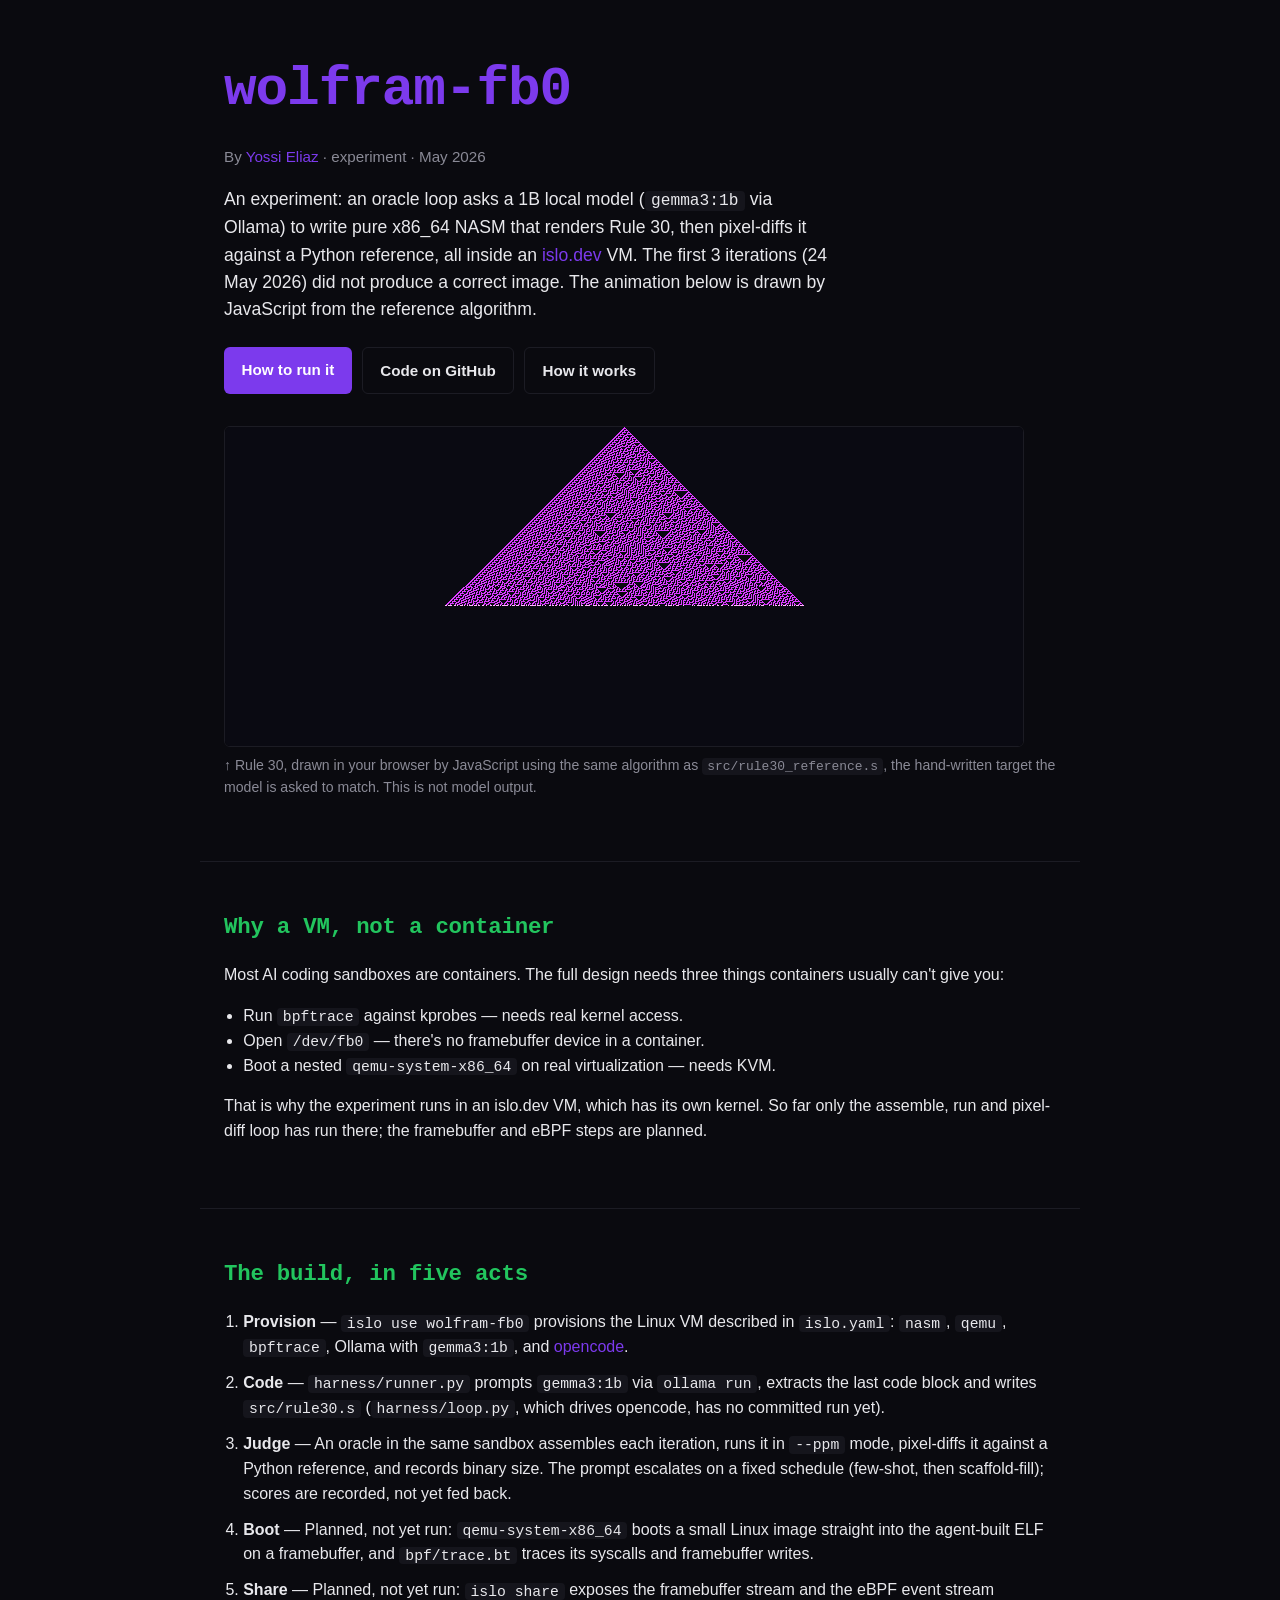
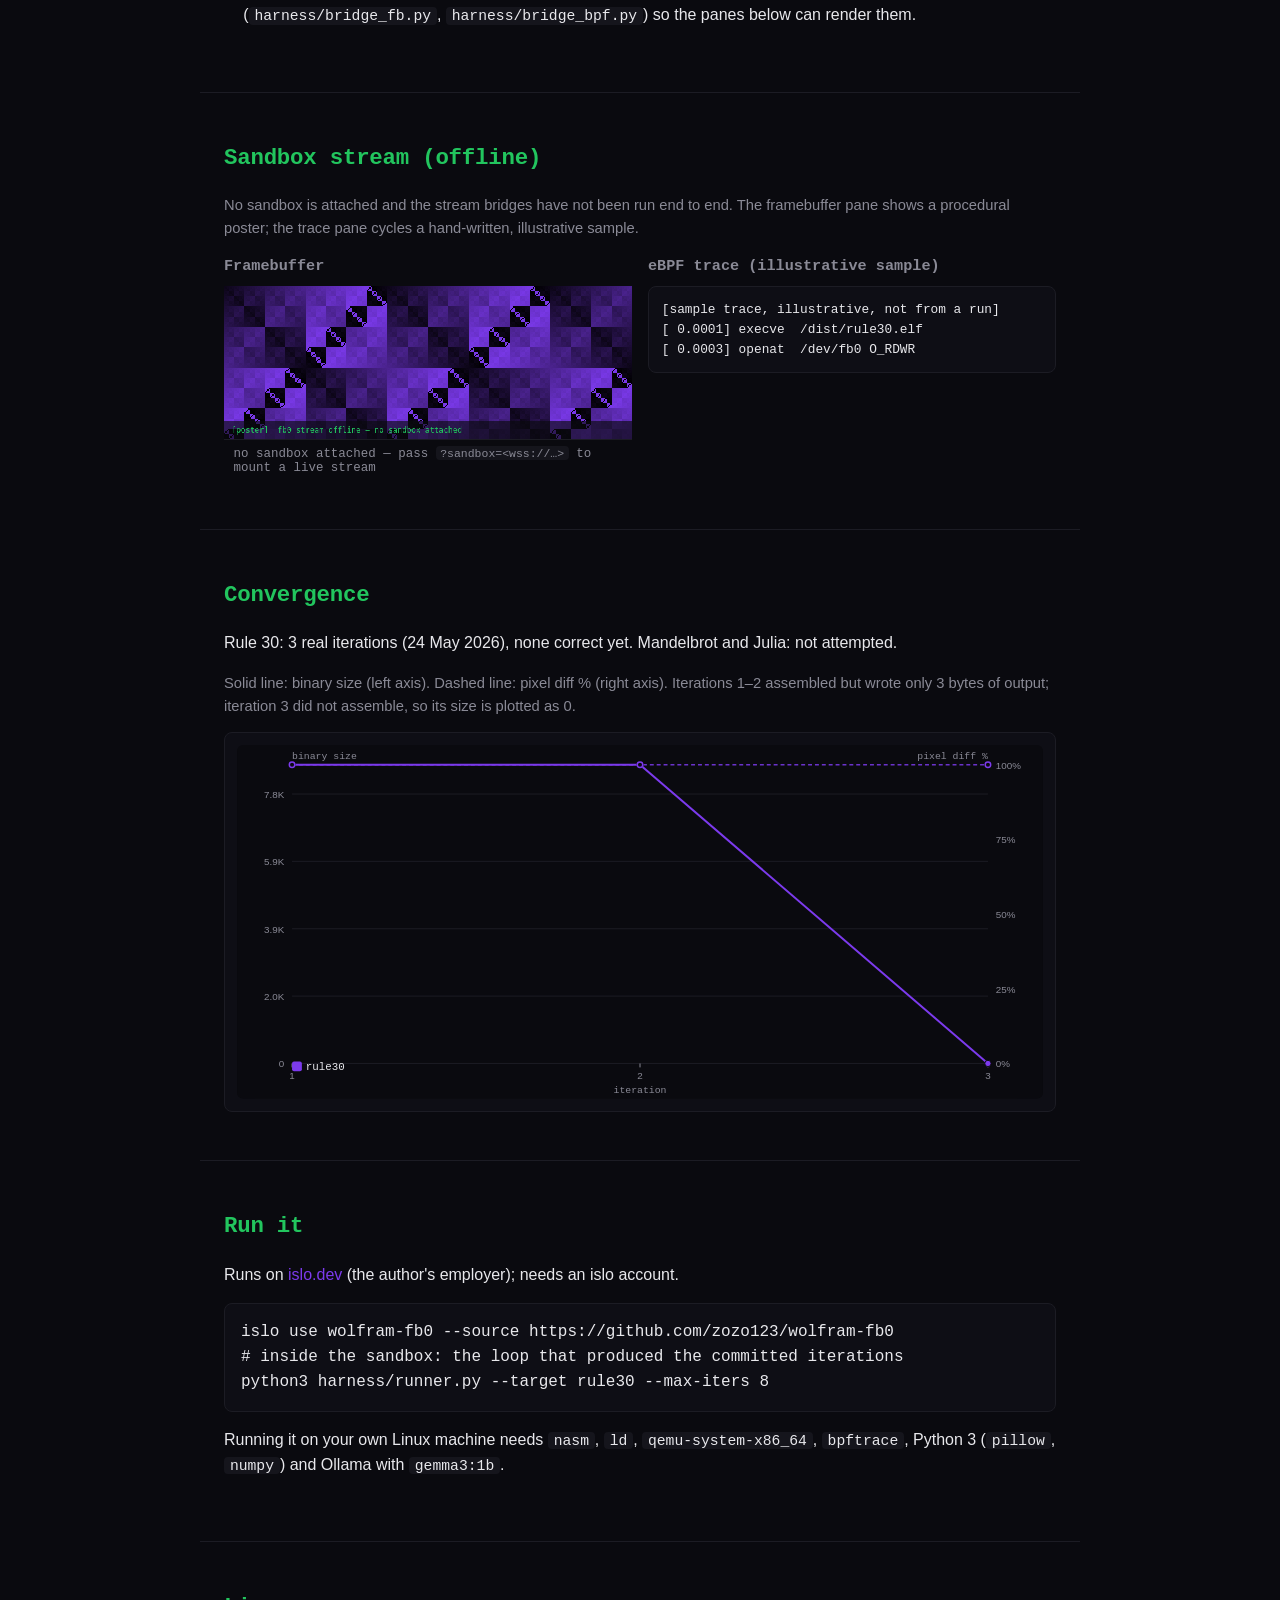
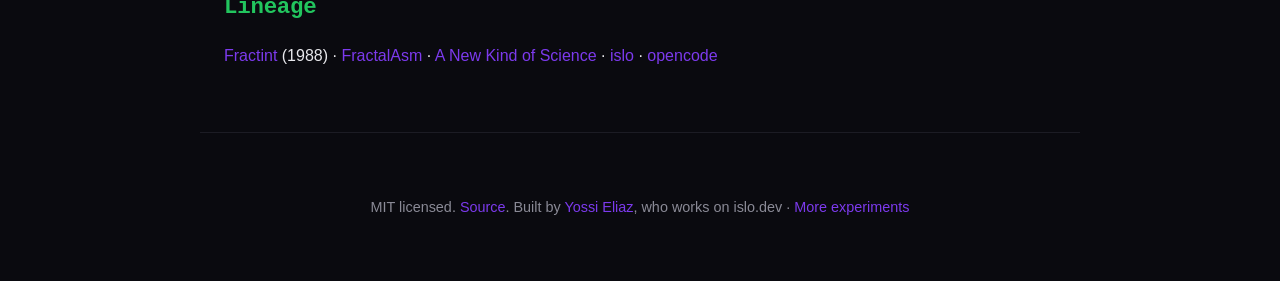
<file: index.html>
<!DOCTYPE html>
<html lang="en">
<head>
  <meta charset="utf-8">
  <meta name="viewport" content="width=device-width, initial-scale=1">
  <title>wolfram-fb0: small-LLM x86 asm experiment | Yossi Eliaz</title>
  <meta name="description" content="Experiment by Yossi Eliaz: a 1B local model in an oracle loop tries to write x86_64 NASM for Rule 30 inside an islo VM. First 3 iterations did not converge.">
  <link rel="canonical" href="https://zozo123.github.io/wolfram-fb0/">
  <meta name="author" content="Yossi Eliaz">
  <meta property="og:type" content="article">
  <meta property="og:site_name" content="Yossi Eliaz">
  <meta property="og:title" content="wolfram-fb0: small-LLM x86 asm experiment">
  <meta property="og:description" content="Can a 1B local model (gemma3:1b) write x86_64 NASM for Wolfram's Rule 30? An oracle loop in an islo.dev VM. First 3 iterations: not yet.">
  <meta property="og:url" content="https://zozo123.github.io/wolfram-fb0/">
  <meta property="og:image" content="https://zozo123.github.io/wolfram-fb0/og.png">
  <meta property="og:image:width" content="1200">
  <meta property="og:image:height" content="630">
  <meta property="og:image:alt" content="wolfram-fb0: can a 1B model write x86 asm? A Rule 30 pattern, by Yossi Eliaz.">
  <meta name="twitter:card" content="summary_large_image">
  <meta name="twitter:title" content="wolfram-fb0: small-LLM x86 asm experiment">
  <meta name="twitter:description" content="Can a 1B local model (gemma3:1b) write x86_64 NASM for Wolfram's Rule 30? First 3 iterations: not yet.">
  <meta name="twitter:image" content="https://zozo123.github.io/wolfram-fb0/og.png">
  <script type="application/ld+json">
  {
    "@context": "https://schema.org",
    "@type": "SoftwareSourceCode",
    "name": "wolfram-fb0",
    "description": "Experiment: an oracle loop asks a 1B local model to write x86_64 NASM for Rule 30 inside an islo.dev VM. The first 3 iterations did not produce a correct image.",
    "codeRepository": "https://github.com/zozo123/wolfram-fb0",
    "url": "https://zozo123.github.io/wolfram-fb0/",
    "image": "https://zozo123.github.io/wolfram-fb0/og.png",
    "license": "https://opensource.org/licenses/MIT",
    "programmingLanguage": ["Assembly", "Python", "JavaScript"],
    "dateCreated": "2026-05-24",
    "dateModified": "2026-10-22",
    "author": {
      "@type": "Person",
      "name": "Yossi Eliaz",
      "url": "https://yossieliaz.netlify.app/",
      "sameAs": ["https://github.com/zozo123", "https://www.linkedin.com/in/yossi-eliaz/"]
    }
  }
  </script>
  <link rel="icon" href="favicon.svg" type="image/svg+xml">
  <link rel="stylesheet" href="style.css?v=3">
</head>
<body>

<header class="hero">
  <h1>wolfram-fb0</h1>
  <p class="byline">By <a href="https://zozo123.github.io/">Yossi Eliaz</a> · experiment · May 2026</p>
  <p class="tag">An experiment: an oracle loop asks a 1B local model (<code>gemma3:1b</code> via Ollama) to write pure x86_64 NASM that renders Rule 30, then pixel-diffs it against a Python reference, all inside an <a href="https://islo.dev">islo.dev</a> VM. The first 3 iterations (24 May 2026) did not produce a correct image. The animation below is drawn by JavaScript from the reference algorithm.</p>

  <div class="cta-row">
    <a class="cta primary" href="#run">How to run it</a>
    <a class="cta ghost" href="https://github.com/zozo123/wolfram-fb0">Code on GitHub</a>
    <a class="cta ghost" href="#how">How it works</a>
  </div>

  <canvas id="rule30" width="800" height="320" role="img" aria-label="Rule 30 animation drawn by JavaScript from the reference algorithm, not model output"></canvas>
  <p class="caption">↑ Rule 30, drawn in your browser by JavaScript using the same algorithm as <code>src/rule30_reference.s</code>, the hand-written target the model is asked to match. This is not model output.</p>
</header>

<section id="container-vs-vm">
  <h2>Why a VM, not a container</h2>
  <p>Most AI coding sandboxes are containers. The full design needs three things containers usually can't give you:</p>
  <ul>
    <li>Run <code>bpftrace</code> against kprobes — needs real kernel access.</li>
    <li>Open <code>/dev/fb0</code> — there's no framebuffer device in a container.</li>
    <li>Boot a nested <code>qemu-system-x86_64</code> on real virtualization — needs KVM.</li>
  </ul>
  <p>That is why the experiment runs in an islo.dev VM, which has its own kernel. So far only the assemble, run and pixel-diff loop has run there; the framebuffer and eBPF steps are planned.</p>
</section>

<section id="how">
  <h2>The build, in five acts</h2>
  <ol class="acts">
    <li><strong>Provision</strong> — <code>islo use wolfram-fb0</code> provisions the Linux VM described in <code>islo.yaml</code>: <code>nasm</code>, <code>qemu</code>, <code>bpftrace</code>, Ollama with <code>gemma3:1b</code>, and <a href="https://github.com/anomalyco/opencode">opencode</a>.</li>
    <li><strong>Code</strong> — <code>harness/runner.py</code> prompts <code>gemma3:1b</code> via <code>ollama run</code>, extracts the last code block and writes <code>src/rule30.s</code> (<code>harness/loop.py</code>, which drives opencode, has no committed run yet).</li>
    <li><strong>Judge</strong> — An oracle in the same sandbox assembles each iteration, runs it in <code>--ppm</code> mode, pixel-diffs it against a Python reference, and records binary size. The prompt escalates on a fixed schedule (few-shot, then scaffold-fill); scores are recorded, not yet fed back.</li>
    <li><strong>Boot</strong> — Planned, not yet run: <code>qemu-system-x86_64</code> boots a small Linux image straight into the agent-built ELF on a framebuffer, and <code>bpf/trace.bt</code> traces its syscalls and framebuffer writes.</li>
    <li><strong>Share</strong> — Planned, not yet run: <code>islo share</code> exposes the framebuffer stream and the eBPF event stream (<code>harness/bridge_fb.py</code>, <code>harness/bridge_bpf.py</code>) so the panes below can render them.</li>
  </ol>
</section>

<section id="live">
  <h2>Sandbox stream (offline)</h2>
  <p class="note">No sandbox is attached and the stream bridges have not been run end to end. The framebuffer pane shows a procedural poster; the trace pane cycles a hand-written, illustrative sample.</p>
  <div class="live-grid">
    <div class="live-pane">
      <h3>Framebuffer</h3>
      <div id="fb-stream" class="placeholder">No sandbox attached.</div>
    </div>
    <div class="live-pane">
      <h3>eBPF trace (illustrative sample)</h3>
      <pre id="bpf-stream" class="placeholder">[sample trace, illustrative, not from a run]</pre>
    </div>
  </div>
</section>

<section id="convergence">
  <h2>Convergence</h2>
  <p>Rule 30: 3 real iterations (24 May 2026), none correct yet. Mandelbrot and Julia: not attempted.</p>
  <p class="note">Solid line: binary size (left axis). Dashed line: pixel diff % (right axis). Iterations 1–2 assembled but wrote only 3 bytes of output; iteration 3 did not assemble, so its size is plotted as 0.</p>
  <div id="convergence-chart" class="placeholder">The chart needs JavaScript. The data is in <a href="https://github.com/zozo123/wolfram-fb0/blob/main/iterations/index.json">iterations/index.json</a>.</div>
</section>

<section id="run">
  <h2>Run it</h2>
  <p>Runs on <a href="https://islo.dev">islo.dev</a> (the author's employer); needs an islo account.</p>
  <pre><code>islo use wolfram-fb0 --source https://github.com/zozo123/wolfram-fb0
# inside the sandbox: the loop that produced the committed iterations
python3 harness/runner.py --target rule30 --max-iters 8</code></pre>
  <p>Running it on your own Linux machine needs <code>nasm</code>, <code>ld</code>, <code>qemu-system-x86_64</code>, <code>bpftrace</code>, Python 3 (<code>pillow</code>, <code>numpy</code>) and Ollama with <code>gemma3:1b</code>.</p>
</section>

<section id="provenance">
  <h2>Lineage</h2>
  <p><a href="https://www.fractint.org/">Fractint</a> (1988) · <a href="https://github.com/mrmcsoftware/FractalAsm">FractalAsm</a> · <a href="https://www.wolframscience.com/nks/">A New Kind of Science</a> · <a href="https://islo.dev">islo</a> · <a href="https://github.com/anomalyco/opencode">opencode</a></p>
</section>

<footer>
  <p>MIT licensed. <a href="https://github.com/zozo123/wolfram-fb0">Source</a>. Built by <a href="https://yossieliaz.netlify.app/">Yossi Eliaz</a>, who works on islo.dev · <a href="https://zozo123.github.io/">More experiments</a></p>
</footer>

<script src="rule30.js?v=3" defer></script>
<script src="viewer.js?v=3" defer></script>
<script src="chart.js?v=4" defer></script>
</body>
</html>
</file>
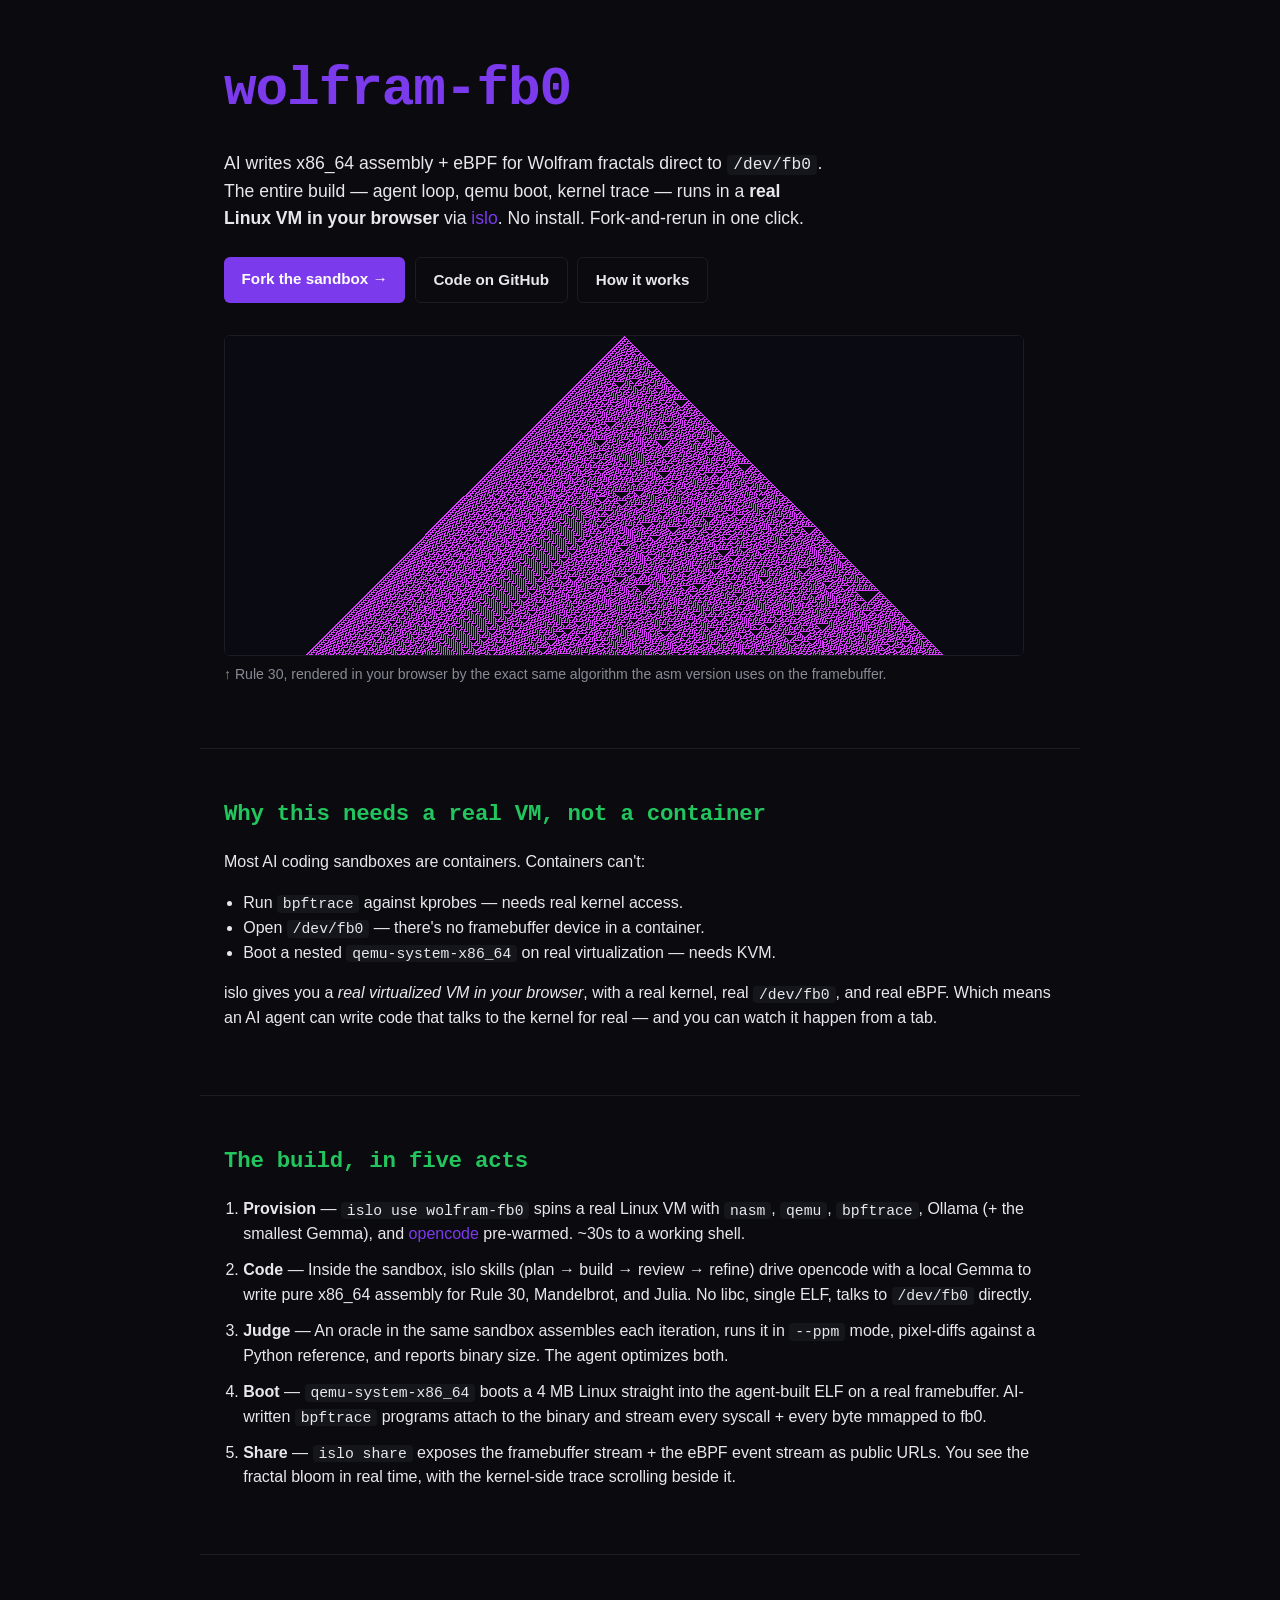
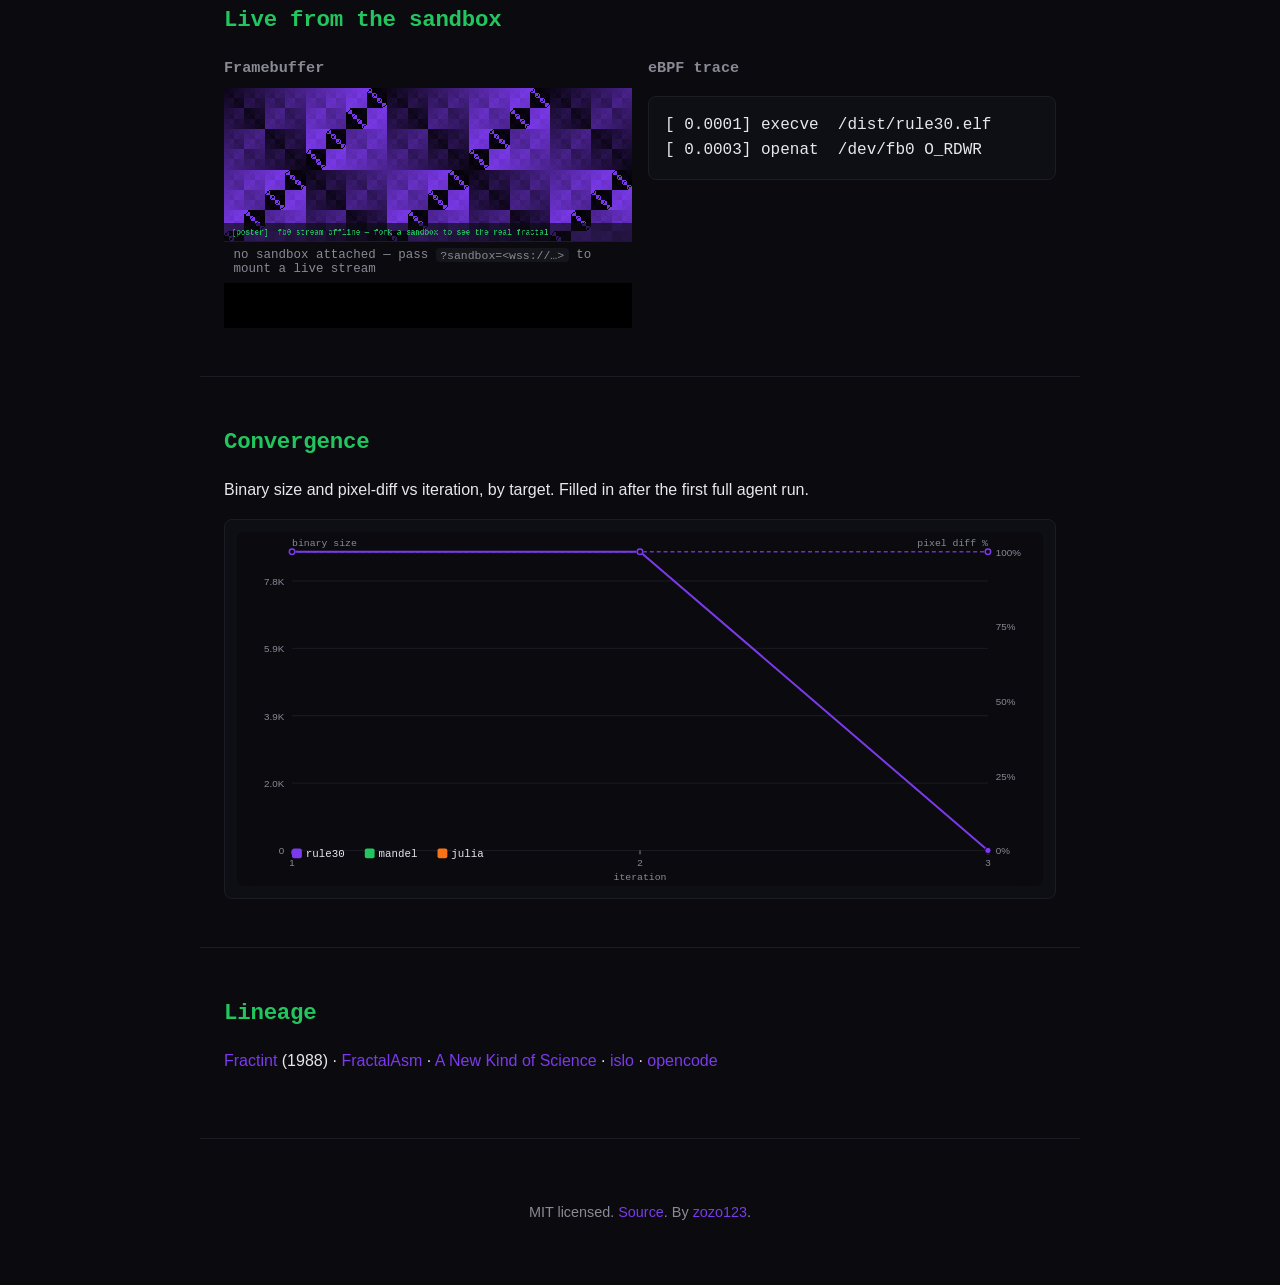
<file: site/index.html>
<!doctype html>
<html lang="en">
<head>
  <meta charset="utf-8" />
  <meta name="viewport" content="width=device-width, initial-scale=1" />
  <title>wolfram-fb0 — AI writes x86_64 asm + eBPF for fractals, in a real VM in your browser</title>
  <meta name="description" content="An AI agent loop writes pure x86_64 assembly and eBPF for Wolfram cellular automata + Mandelbrot, rendered direct to /dev/fb0. Entire build runs in an islo sandbox VM. No install. Fork-and-rerun in one click." />
  <link rel="stylesheet" href="style.css" />
</head>
<body>

<header class="hero">
  <h1>wolfram-fb0</h1>
  <p class="tag">AI writes x86_64 assembly + eBPF for Wolfram fractals direct to <code>/dev/fb0</code>.<br/>
  The entire build — agent loop, qemu boot, kernel trace — runs in a <strong>real Linux VM in your browser</strong> via <a href="https://islo.dev">islo</a>. No install. Fork-and-rerun in one click.</p>

  <div class="cta-row">
    <a class="cta primary" href="#fork" id="fork">Fork the sandbox →</a>
    <a class="cta ghost" href="https://github.com/zozo123/wolfram-fb0">Code on GitHub</a>
    <a class="cta ghost" href="#how">How it works</a>
  </div>

  <canvas id="rule30" width="800" height="320" aria-label="Live Rule 30 rendering, byte-for-byte equivalent to the asm version"></canvas>
  <p class="caption">↑ Rule 30, rendered in your browser by the exact same algorithm the asm version uses on the framebuffer.</p>
</header>

<section id="container-vs-vm">
  <h2>Why this needs a real VM, not a container</h2>
  <p>Most AI coding sandboxes are containers. Containers can't:</p>
  <ul>
    <li>Run <code>bpftrace</code> against kprobes — needs real kernel access.</li>
    <li>Open <code>/dev/fb0</code> — there's no framebuffer device in a container.</li>
    <li>Boot a nested <code>qemu-system-x86_64</code> on real virtualization — needs KVM.</li>
  </ul>
  <p>islo gives you a <em>real virtualized VM in your browser</em>, with a real kernel, real <code>/dev/fb0</code>, and real eBPF. Which means an AI agent can write code that talks to the kernel for real — and you can watch it happen from a tab.</p>
</section>

<section id="how">
  <h2>The build, in five acts</h2>
  <ol class="acts">
    <li><strong>Provision</strong> — <code>islo use wolfram-fb0</code> spins a real Linux VM with <code>nasm</code>, <code>qemu</code>, <code>bpftrace</code>, Ollama (+ the smallest Gemma), and <a href="https://github.com/sst/opencode">opencode</a> pre-warmed. ~30s to a working shell.</li>
    <li><strong>Code</strong> — Inside the sandbox, islo skills (plan → build → review → refine) drive opencode with a local Gemma to write pure x86_64 assembly for Rule 30, Mandelbrot, and Julia. No libc, single ELF, talks to <code>/dev/fb0</code> directly.</li>
    <li><strong>Judge</strong> — An oracle in the same sandbox assembles each iteration, runs it in <code>--ppm</code> mode, pixel-diffs against a Python reference, and reports binary size. The agent optimizes both.</li>
    <li><strong>Boot</strong> — <code>qemu-system-x86_64</code> boots a 4 MB Linux straight into the agent-built ELF on a real framebuffer. AI-written <code>bpftrace</code> programs attach to the binary and stream every syscall + every byte mmapped to fb0.</li>
    <li><strong>Share</strong> — <code>islo share</code> exposes the framebuffer stream + the eBPF event stream as public URLs. You see the fractal bloom in real time, with the kernel-side trace scrolling beside it.</li>
  </ol>
</section>

<section id="live">
  <h2>Live from the sandbox</h2>
  <div class="live-grid">
    <div class="live-pane">
      <h3>Framebuffer</h3>
      <div id="fb-stream" class="placeholder">Stream connects after a sandbox is forked.</div>
    </div>
    <div class="live-pane">
      <h3>eBPF trace</h3>
      <pre id="bpf-stream" class="placeholder">[trace] waiting for a forked sandbox…</pre>
    </div>
  </div>
</section>

<section id="convergence">
  <h2>Convergence</h2>
  <p>Binary size and pixel-diff vs iteration, by target. Filled in after the first full agent run.</p>
  <div id="convergence-chart" class="placeholder">chart will render here</div>
</section>

<section id="provenance">
  <h2>Lineage</h2>
  <p><a href="https://www.fractint.org/">Fractint</a> (1988) · <a href="https://github.com/mrmcsoftware/FractalAsm">FractalAsm</a> · <a href="https://www.wolframscience.com/nks/">A New Kind of Science</a> · <a href="https://islo.dev">islo</a> · <a href="https://github.com/sst/opencode">opencode</a></p>
</section>

<footer>
  <p>MIT licensed. <a href="https://github.com/zozo123/wolfram-fb0">Source</a>. By <a href="https://github.com/zozo123">zozo123</a>.</p>
</footer>

<script src="rule30.js" defer></script>
<script src="viewer.js" defer></script>
<script src="chart.js" defer></script>
</body>
</html>
</file>
<file: style.css>
:root {
  --bg: #0a0a0f;
  --fg: #e8e8ec;
  --dim: #8a8a96;
  --accent: #7c3aed;
  --accent-2: #22c55e;
  --line: #1c1c24;
  --mono: ui-monospace, "SF Mono", Menlo, monospace;
}

* { box-sizing: border-box; }

html, body {
  margin: 0; padding: 0;
  background: var(--bg);
  color: var(--fg);
  font-family: -apple-system, BlinkMacSystemFont, "Inter", "Segoe UI", sans-serif;
  line-height: 1.55;
  -webkit-font-smoothing: antialiased;
}

a { color: var(--accent); text-decoration: none; }
a:hover { text-decoration: underline; }
code { font-family: var(--mono); background: #15151c; padding: 0.05em 0.4em; border-radius: 4px; font-size: 0.92em; }
pre { font-family: var(--mono); background: #0e0e15; border: 1px solid var(--line); border-radius: 8px; padding: 1em; overflow-x: auto; }
pre code { background: none; padding: 0; border-radius: 0; font-size: inherit; }

section, header, footer {
  max-width: 880px;
  margin: 0 auto;
  padding: 3rem 1.5rem;
  border-bottom: 1px solid var(--line);
}

header.hero h1 {
  font-size: clamp(2rem, 5vw, 3.4rem);
  margin: 0 0 0.8rem;
  letter-spacing: -0.02em;
  font-family: var(--mono);
  color: var(--accent);
}

header.hero .tag {
  font-size: 1.1rem;
  color: var(--fg);
  max-width: 62ch;
}

.cta-row { display: flex; gap: 0.6rem; flex-wrap: wrap; margin: 1.5rem 0 2rem; }
.cta {
  display: inline-block;
  padding: 0.65rem 1.1rem;
  border-radius: 6px;
  font-weight: 600;
  font-size: 0.95rem;
}
.cta.primary { background: var(--accent); color: #fff; }
.cta.primary:hover { text-decoration: none; filter: brightness(1.1); }
.cta.ghost { border: 1px solid var(--line); color: var(--fg); }
.cta.ghost:hover { border-color: var(--accent); text-decoration: none; }

#rule30 {
  width: 100%;
  max-width: 800px;
  height: auto;
  background: #000;
  border: 1px solid var(--line);
  border-radius: 6px;
  display: block;
  margin-top: 1rem;
  image-rendering: pixelated;
}

.caption { color: var(--dim); font-size: 0.88rem; margin-top: 0.5rem; }

h2 {
  font-family: var(--mono);
  color: var(--accent-2);
  letter-spacing: -0.01em;
  font-size: 1.4rem;
  margin-top: 0;
}

ul, ol { padding-left: 1.2rem; }
ol.acts li { margin: 0.7em 0; }

.live-grid {
  display: grid;
  grid-template-columns: minmax(0, 1fr) minmax(0, 1fr);
  gap: 1rem;
}
@media (max-width: 700px) { .live-grid { grid-template-columns: minmax(0, 1fr); } }
.live-pane { min-width: 0; }
#fb-stream canvas { max-width: 100%; height: auto; }
#bpf-stream { overflow: auto; max-height: 260px; margin: 0; font-size: 0.8rem; }

.byline { color: var(--dim); font-size: 0.95rem; margin: 0 0 1rem; }
.note { color: var(--dim); font-size: 0.92rem; }
.live-pane h3 { margin: 0 0 0.5rem; font-family: var(--mono); font-size: 0.95rem; color: var(--dim); }
.placeholder {
  background: #0e0e15;
  border: 1px dashed var(--line);
  border-radius: 6px;
  padding: 2rem 1rem;
  text-align: center;
  color: var(--dim);
  font-family: var(--mono);
  font-size: 0.88rem;
  min-height: 180px;
  display: flex;
  align-items: center;
  justify-content: center;
}

footer { text-align: center; color: var(--dim); font-size: 0.9rem; border-bottom: none; }
</file>
<file: site/style.css>
:root {
  --bg: #0a0a0f;
  --fg: #e8e8ec;
  --dim: #8a8a96;
  --accent: #7c3aed;
  --accent-2: #22c55e;
  --line: #1c1c24;
  --mono: ui-monospace, "SF Mono", Menlo, monospace;
}

* { box-sizing: border-box; }

html, body {
  margin: 0; padding: 0;
  background: var(--bg);
  color: var(--fg);
  font-family: -apple-system, BlinkMacSystemFont, "Inter", "Segoe UI", sans-serif;
  line-height: 1.55;
  -webkit-font-smoothing: antialiased;
}

a { color: var(--accent); text-decoration: none; }
a:hover { text-decoration: underline; }
code { font-family: var(--mono); background: #15151c; padding: 0.05em 0.4em; border-radius: 4px; font-size: 0.92em; }
pre { font-family: var(--mono); background: #0e0e15; border: 1px solid var(--line); border-radius: 8px; padding: 1em; overflow-x: auto; }

section, header, footer {
  max-width: 880px;
  margin: 0 auto;
  padding: 3rem 1.5rem;
  border-bottom: 1px solid var(--line);
}

header.hero h1 {
  font-size: clamp(2rem, 5vw, 3.4rem);
  margin: 0 0 0.8rem;
  letter-spacing: -0.02em;
  font-family: var(--mono);
  color: var(--accent);
}

header.hero .tag {
  font-size: 1.1rem;
  color: var(--fg);
  max-width: 62ch;
}

.cta-row { display: flex; gap: 0.6rem; flex-wrap: wrap; margin: 1.5rem 0 2rem; }
.cta {
  display: inline-block;
  padding: 0.65rem 1.1rem;
  border-radius: 6px;
  font-weight: 600;
  font-size: 0.95rem;
}
.cta.primary { background: var(--accent); color: #fff; }
.cta.primary:hover { text-decoration: none; filter: brightness(1.1); }
.cta.ghost { border: 1px solid var(--line); color: var(--fg); }
.cta.ghost:hover { border-color: var(--accent); text-decoration: none; }

#rule30 {
  width: 100%;
  max-width: 800px;
  height: auto;
  background: #000;
  border: 1px solid var(--line);
  border-radius: 6px;
  display: block;
  margin-top: 1rem;
  image-rendering: pixelated;
}

.caption { color: var(--dim); font-size: 0.88rem; margin-top: 0.5rem; }

h2 {
  font-family: var(--mono);
  color: var(--accent-2);
  letter-spacing: -0.01em;
  font-size: 1.4rem;
  margin-top: 0;
}

ul, ol { padding-left: 1.2rem; }
ol.acts li { margin: 0.7em 0; }

.live-grid {
  display: grid;
  grid-template-columns: 1fr 1fr;
  gap: 1rem;
}
@media (max-width: 700px) { .live-grid { grid-template-columns: 1fr; } }
.live-pane h3 { margin: 0 0 0.5rem; font-family: var(--mono); font-size: 0.95rem; color: var(--dim); }
.placeholder {
  background: #0e0e15;
  border: 1px dashed var(--line);
  border-radius: 6px;
  padding: 2rem 1rem;
  text-align: center;
  color: var(--dim);
  font-family: var(--mono);
  font-size: 0.88rem;
  min-height: 180px;
  display: flex;
  align-items: center;
  justify-content: center;
}

footer { text-align: center; color: var(--dim); font-size: 0.9rem; border-bottom: none; }
</file>
